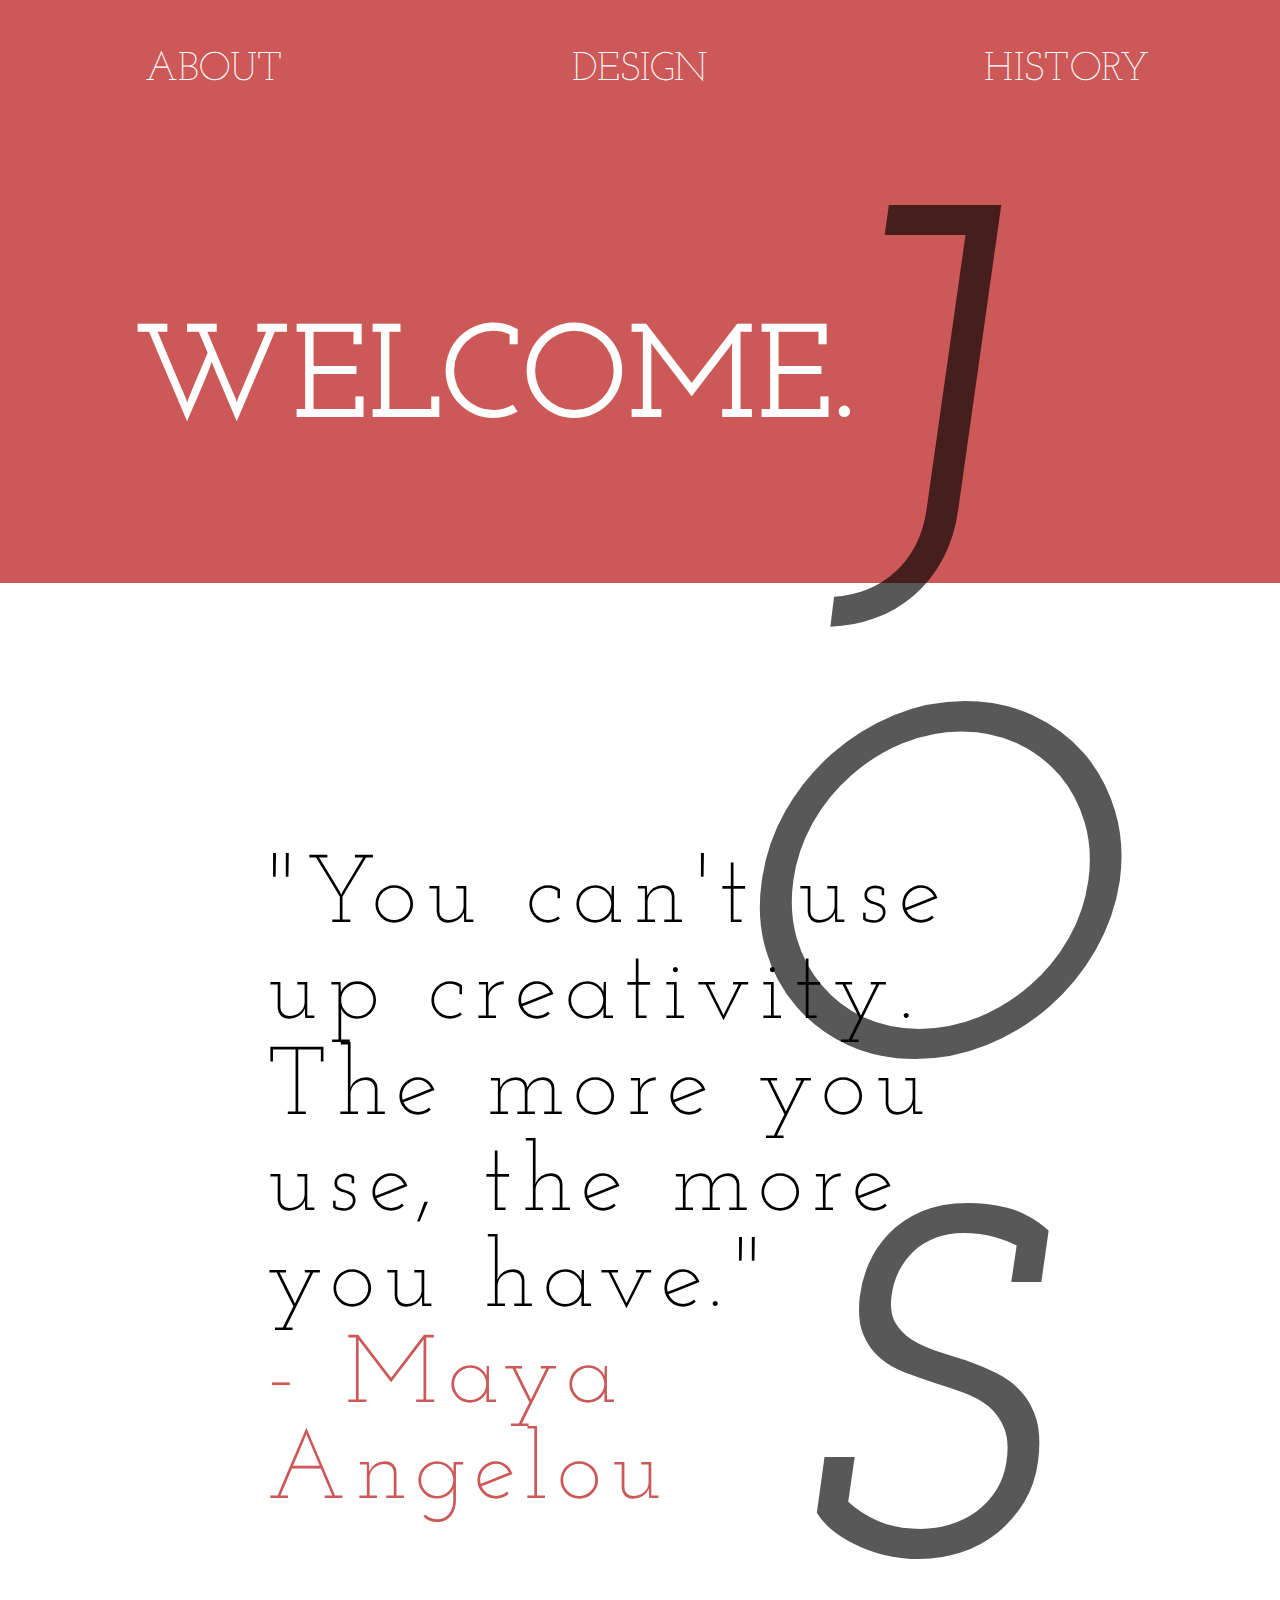
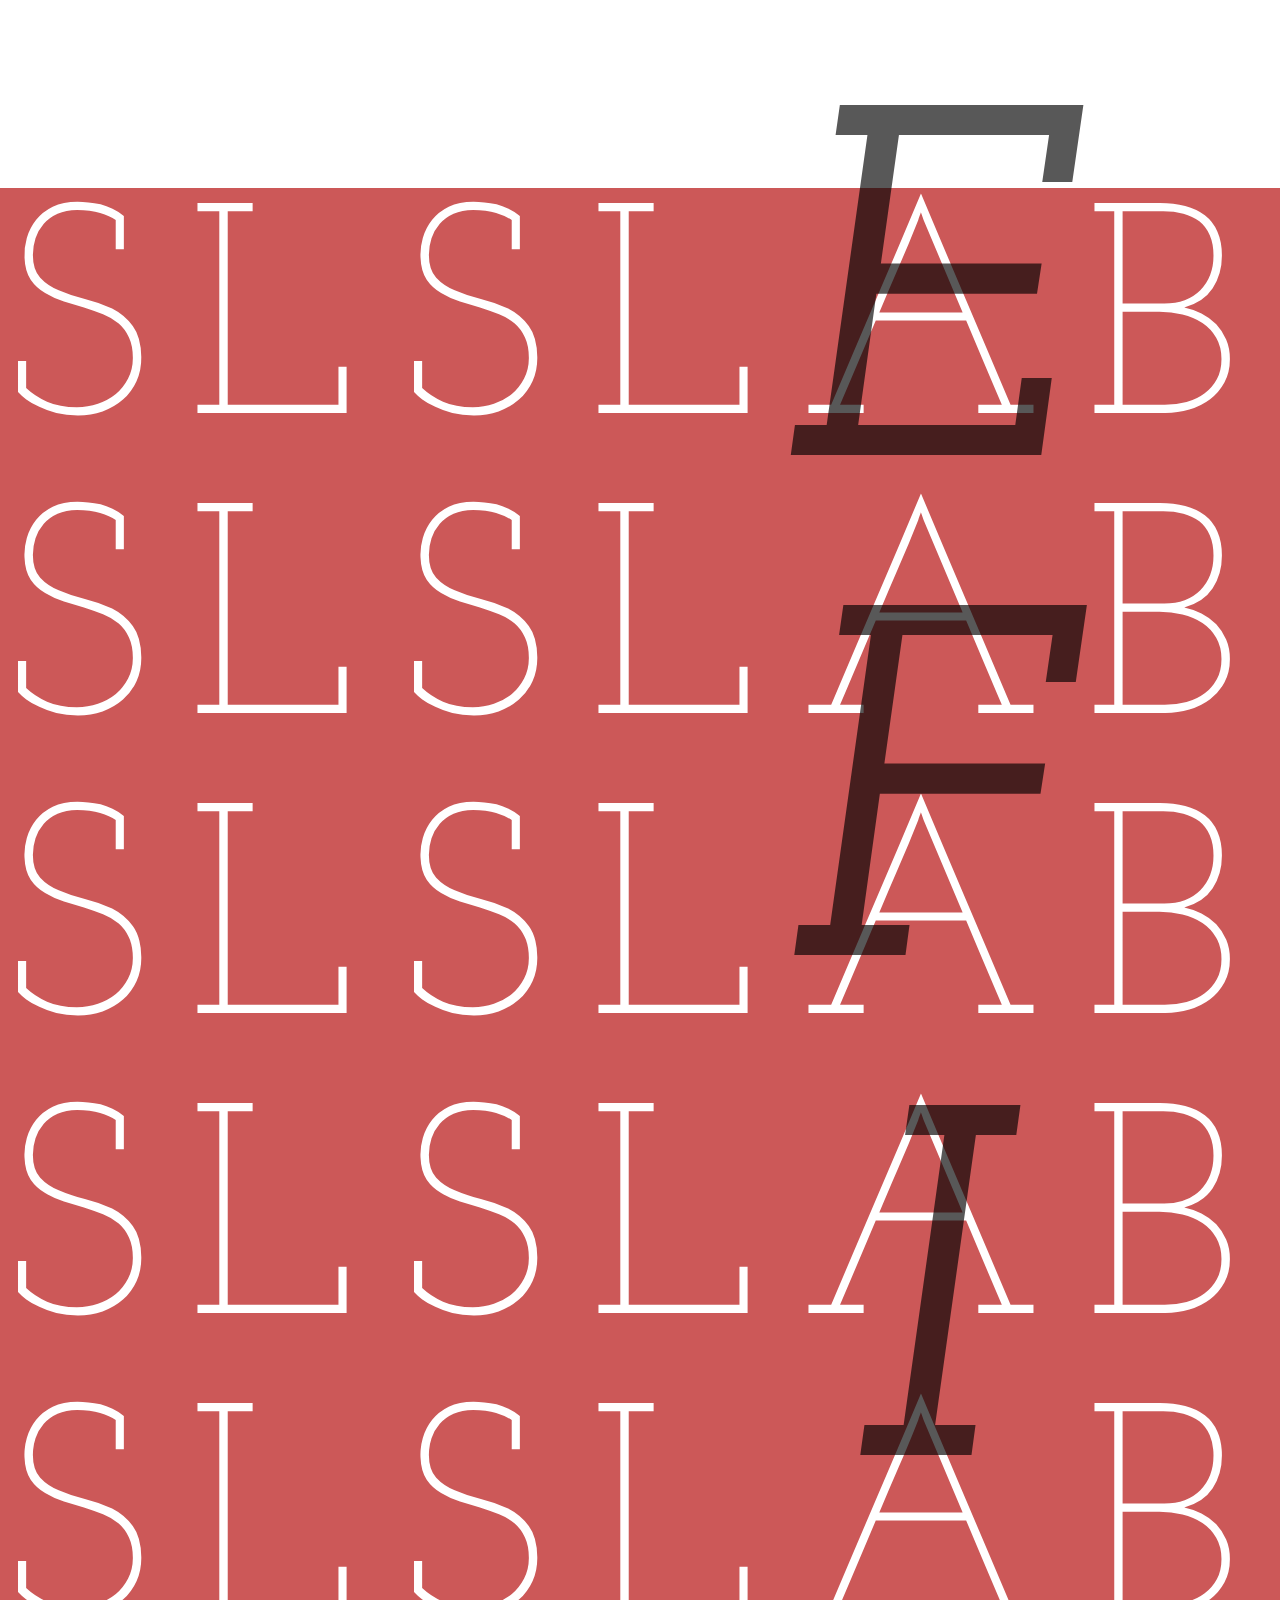
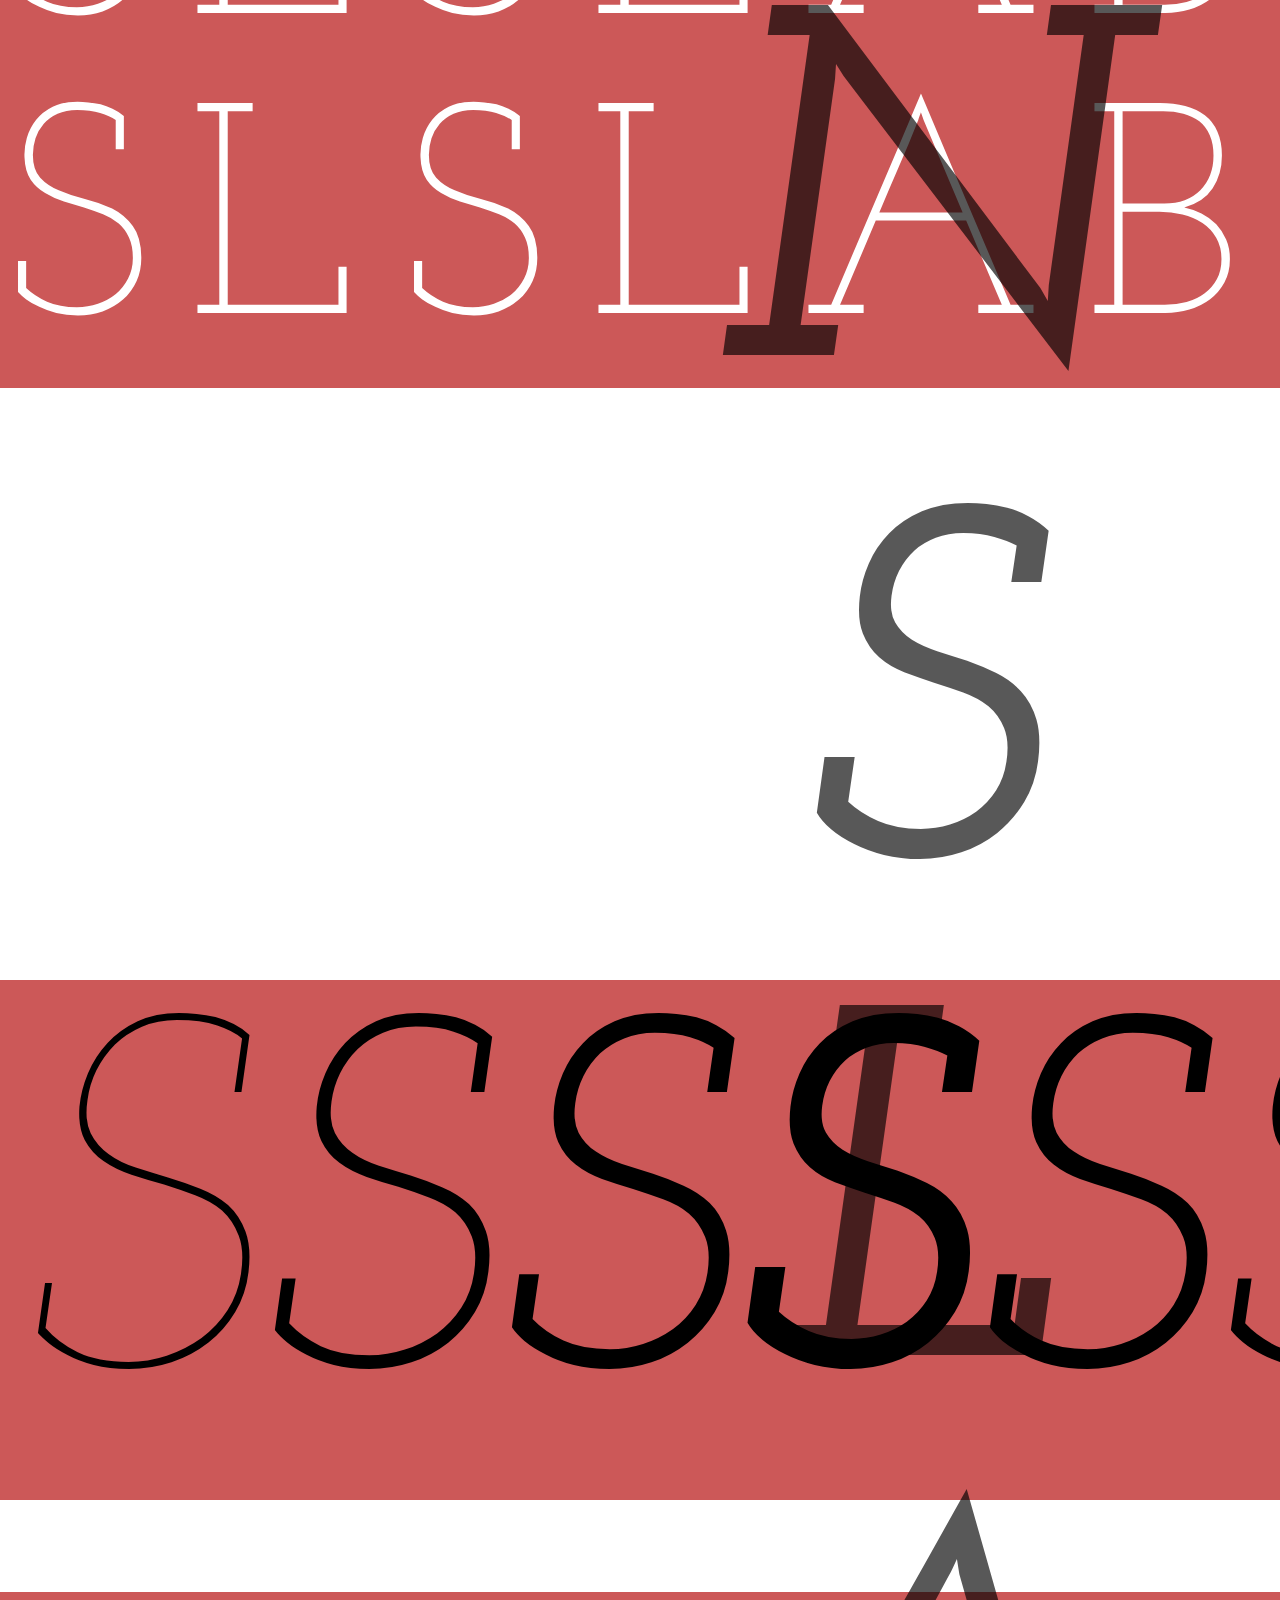
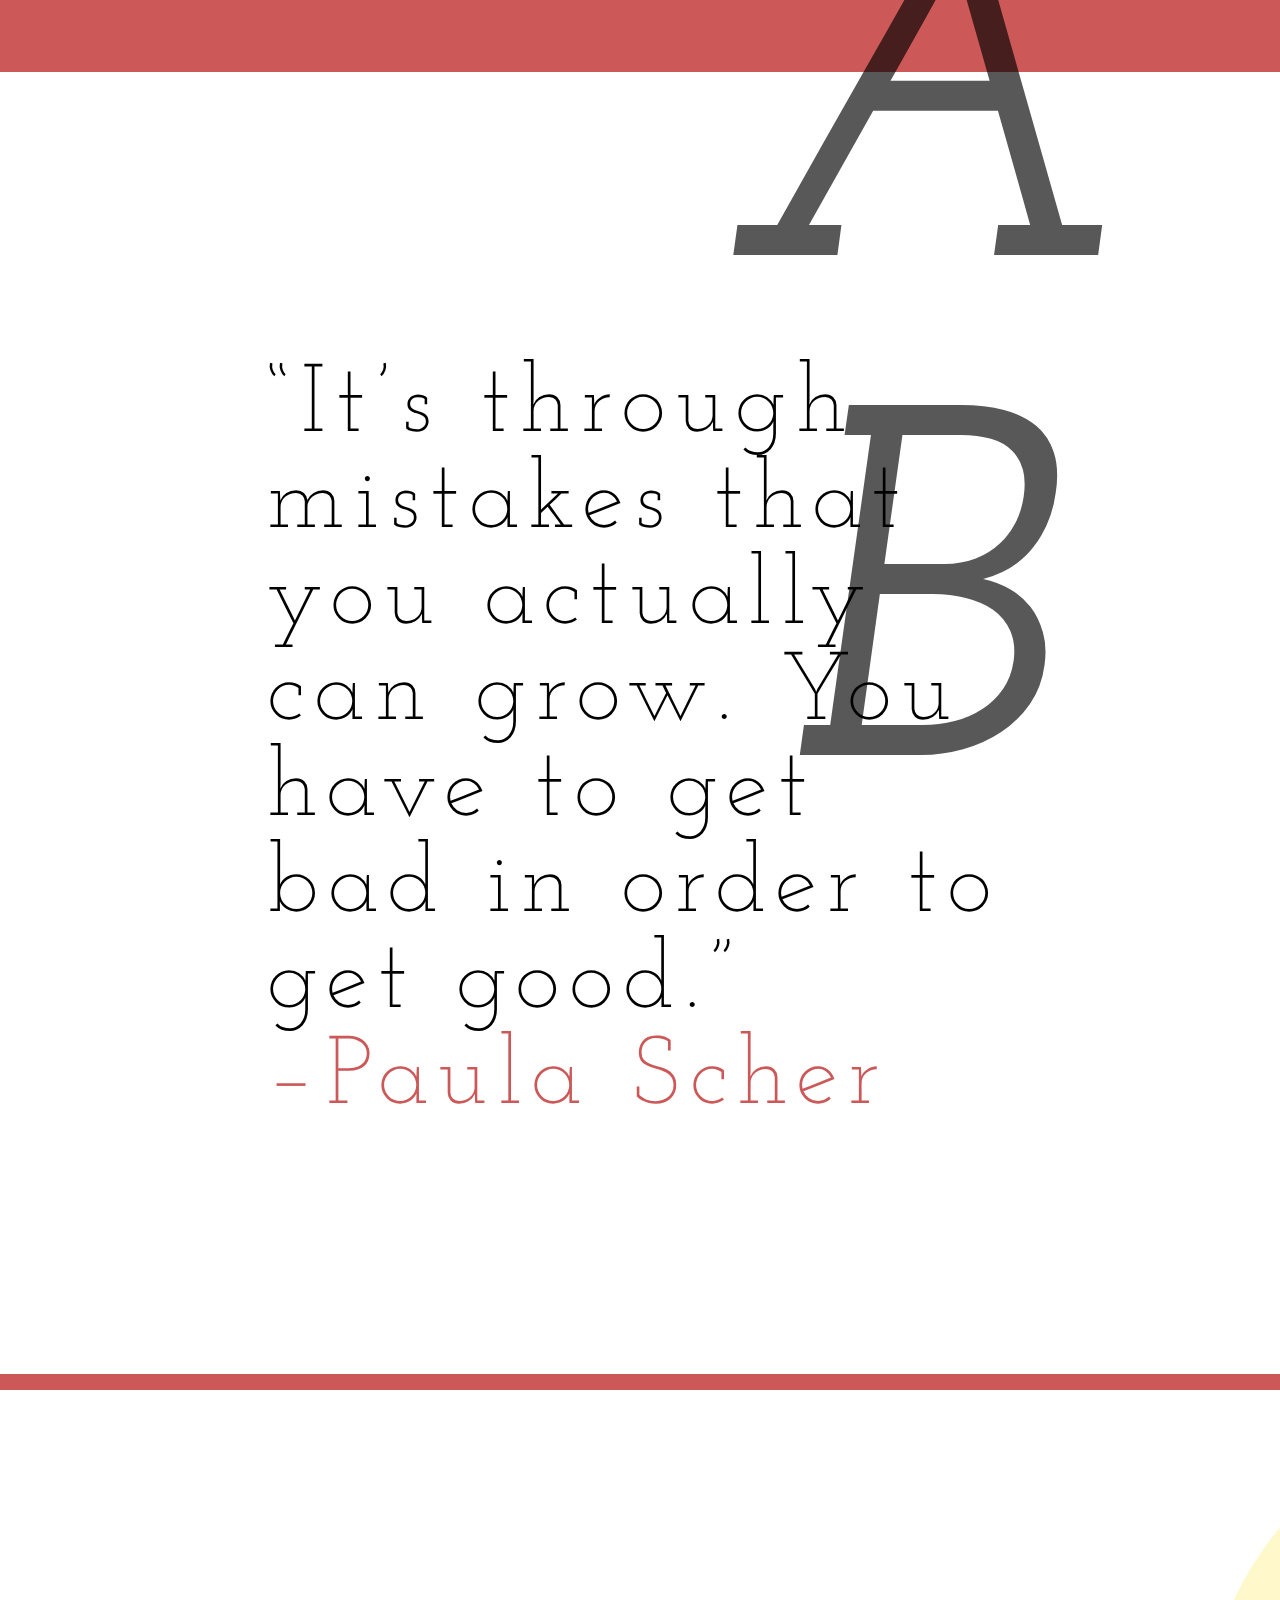
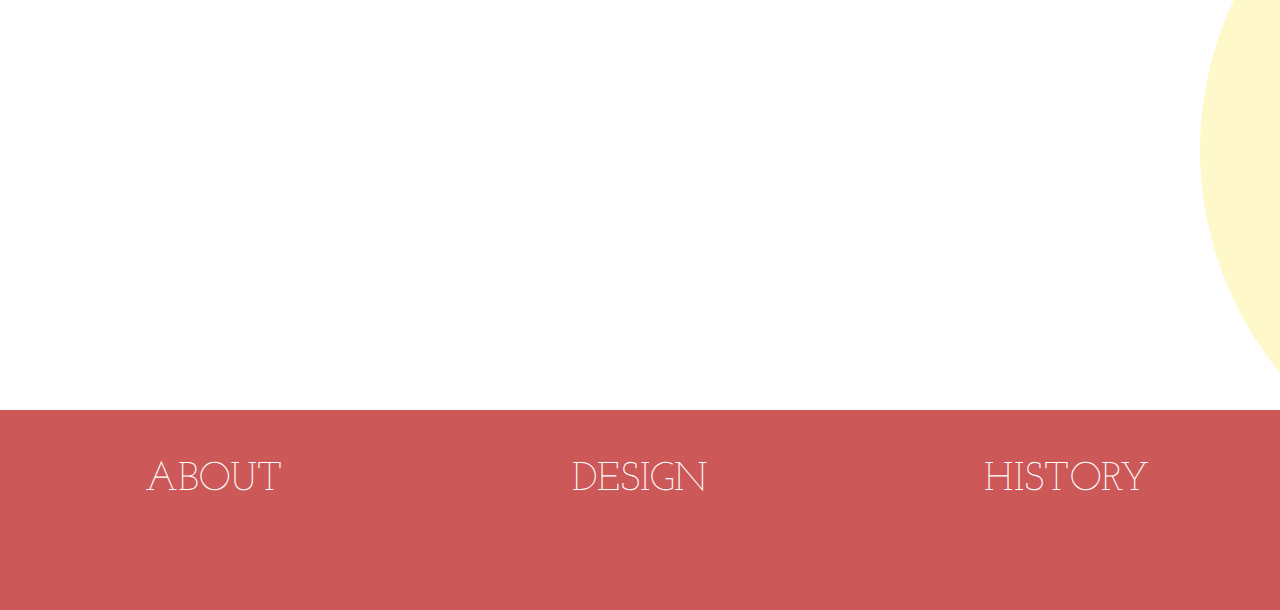
<file: index.html>
<!DOCTYPE html>

<html lang="en">

<head>
    <title>JOSEFIN SLAB</title>

    <link href="https://fonts.googleapis.com/css?family=Josefin+Slab:100,100i,300,300i,400,400i,600,600i,700,700i&display=swap" rel="stylesheet" type="text/css">
    
    <link rel="stylesheet" href="combined.css">

    <!-- END: Styles -->

</head>
    
    <!----- header ----->
    
    
<header class="row">
    
    <h2 class="column"><a href="history.html">HISTORY</a></h2>
    <h2 class="column"><a href="design.html">DESIGN</a></h2>
    <h2 class="column"><a href="about.html">ABOUT</a></h2>
    
    
</header>

    
<body style="overflow-x: hidden;">
    
    <!---artsy farsty stuff--->
    
    <span class="dot2"></span>
    
    <h1 class="circle">JOSEFIN<br><span style="color:white; font-weight:100;">SLAB</span></h1>
    
    <h1 class="bgtext">J<br>O<br>S<br>E<br>F<br>I<br>N<br>S<br>L<br>A<br>B</h1>
    
    
    <!---first container--->
    
    <div class="firstcontainer">
        <h1 class="welcome">WELCOME.</h1>
    </div>
    
      <!---second container--->
    
    <div class="secondcontainer">
        <p class="secondcontainer">"You can't use up creativity. The more you use, the more you have." <br/><span style= "color:#cc5858;">- Maya Angelou</span>
        </p>
    </div>
    
<!---third container--->
    
    <div class="thirdcontainer">
        <div class="column2">
            <h2 class="leftslab">SLAB<span style="color:#cc5858;">_</span><br>SLAB<br>SLAB<br>SLAB<br>SLAB<br>SLAB</h2>
            
        </div>
        <div class="column2">
         <h2 class="rightslab">SLAB<br>SLAB<br>SLAB<br>SLAB<br>SLAB<br>SLAB</h2>
            
        </div>
    </div>

<!---fourth container--->
    
    <div class="fourthcontainer">
        <br>
        <br>
        <br>
        <br>
        <br>
        <br>
        <br>
        <br>
        <br>
        <br>
        <br>
        <br>
        <br>
        <br>
        <br>
        <br>
        <br>
        <br>
        <br>
        <br>
        <br>
        <br>
        <br>
        <br>
        <br>
        <br>
        <br>
        <br>
        <br>
        <br>
        <br>
        <br>
        <br>
        <br>
        <br>
        <br>
        <br>
    </div>
    
 <!---fifth container--->
    <div class="fifthcontainer">
        <h1 class="fifthcontainer"><span style="font-weight:100;">S</span><span style="font-weight:300;">S</span><span style="font-weight:400;">S</span><span style="font-weight:600;">S</span><span style="font-weight:400;">S</span><span style="font-weight:300;">S</span><span style="font-weight:100;">S</span></h1>
    </div>
    
<!---sixth container--->
    
     <div class="fourthcontainer">
        <br>
        <br>
        <br>
        <br>
        <br>
        <br>
        <br>
    </div>
    
    
<!---seventh container--->  
    
    <div class="seventhcontainer">
        <br>
        <br>
        <br>
        <br>
        <br>
    </div>
    
<!---eighth container---> 
    
    <div class="secondcontainer">
        <p class="secondcontainer">“It’s through mistakes that you actually can grow. You have to get bad in order to get good.” <br/><span style= "color:#cc5858;">–Paula Scher</span>
        </p>
    </div>
    
<!---nineth container--->  
    
    <div class="seventhcontainer">
        <br>
    </div>
    
<!---tenth container--->
    
     <div class="tenthcontainer">
         <span class="dot3"></span> 
    </div>
    
  <!---footer--->   
    
    <footer class="row">
    
        <h2 class="column"><a href="history.html">HISTORY</a></h2>
        <h2 class="column"><a href="design.html">DESIGN</a></h2>
        <h2 class="column"><a href="about.html">ABOUT</a></h2>
        
    </footer>
    
</body>

</html>
</file>
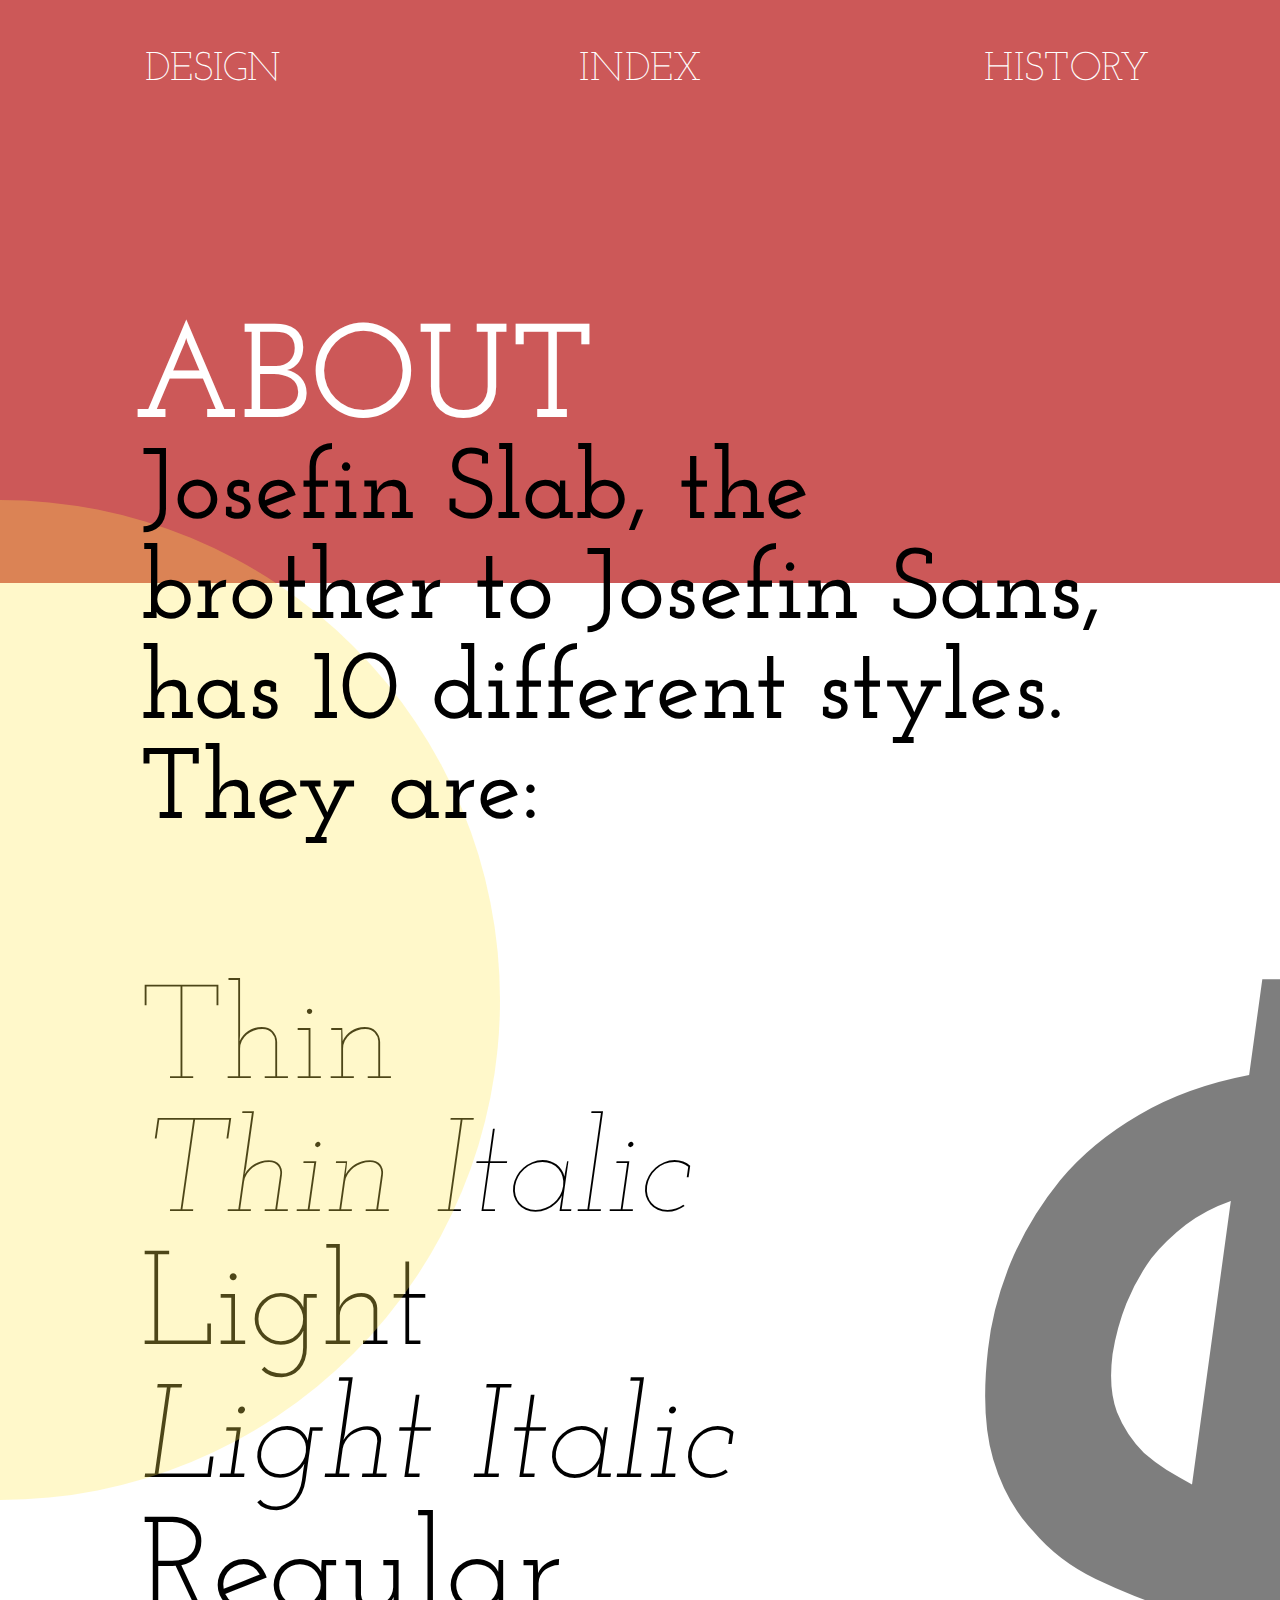
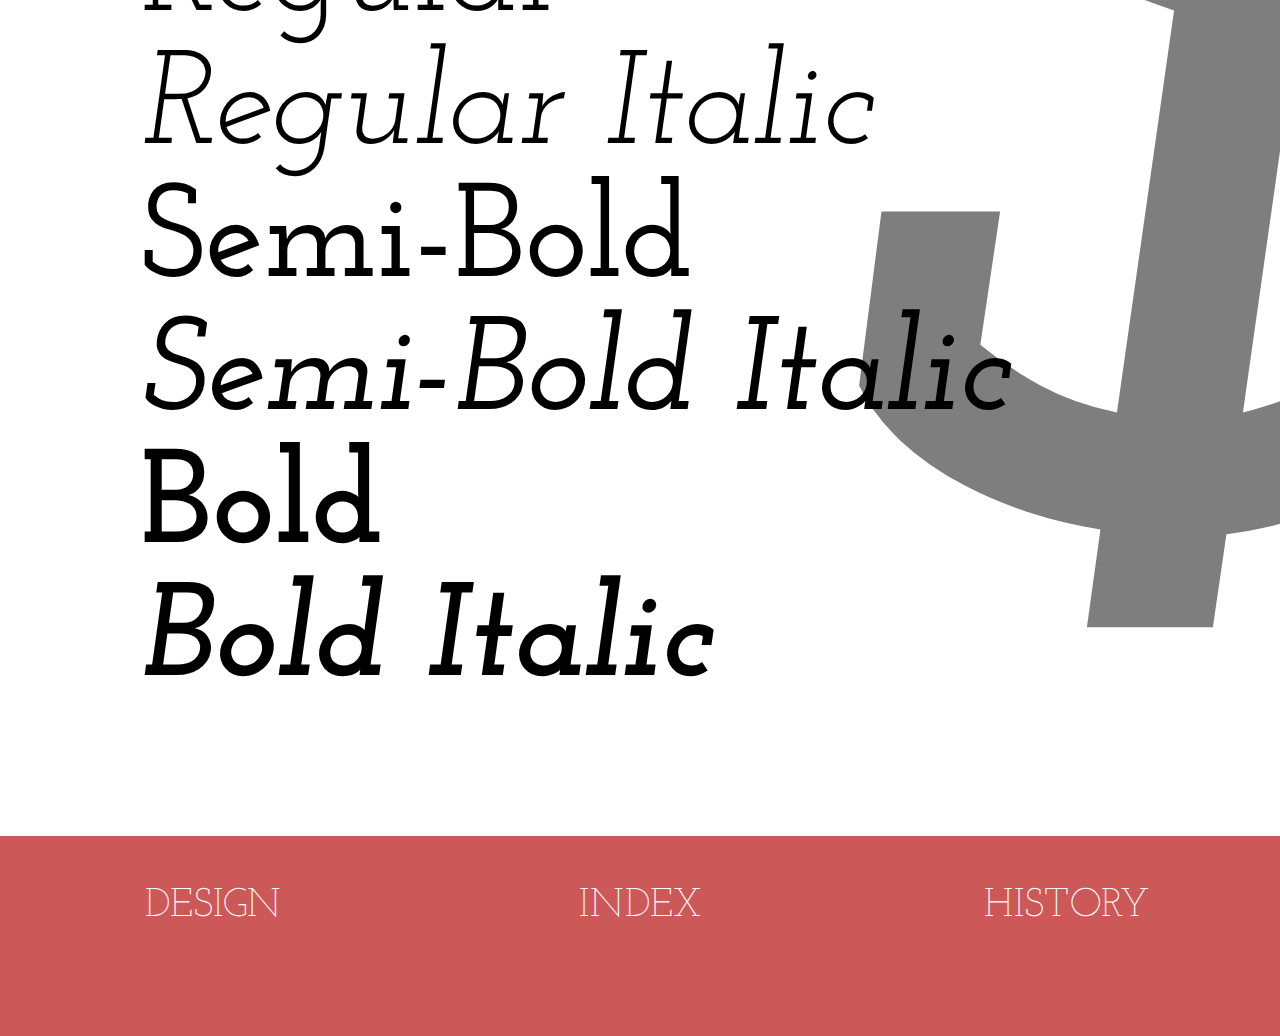
<file: about.html>
<!DOCTYPE html>

<html lang="en">

<head>
    <title>JOSEFIN SLAB</title>

    <link href="https://fonts.googleapis.com/css?family=Josefin+Slab:100,100i,300,300i,400,400i,600,600i,700,700i&display=swap" rel="stylesheet" type="text/css">
    
    <link rel="stylesheet" href="combined.css">

    <!-- END: Styles -->

</head>
    
    <!----- header ----->
    
    
<header class="row">
    
    <h2 class="column"><a href="history.html">HISTORY</a></h2>
    <h2 class="column"><a href="index.html">INDEX</a></h2>
    <h2 class="column"><a href="design.html">DESIGN</a></h2>
    
    
    
</header>
    
    
     <!---first container--->
    
<body style="overflow-x: hidden;">
    <div class="firstcontainer">
        <h1 class="welcome">ABOUT</h1>
    </div>
    
    
    
    <span class="dot"></span>
        
    <h3 class="money">$</h3>
    
    
    
    
    
    
    <div class="aboutcontainer">
        <p class="aboutcontainer">Josefin Slab, the brother to Josefin Sans, has 10 different styles. They are:
        </p>
    </div>
    
       
    
    <div class="aboutcontainer2">
         
        <p><span style="font-weight:100">Thin<br></span>
            <span style="font-weight:100" class="i">Thin Italic<br></span>
            <span style="font-weight:300">Light<br></span>
            <span style="font-weight:300" class="i">Light Italic<br></span>
            <span style="font-weight:400">Regular<br></span>
            <span style="font-weight:400" class="i">Regular Italic<br></span>
            <span style="font-weight:600">Semi-Bold<br></span>
            <span style="font-weight:600" class="i">Semi-Bold Italic<br></span>
            <span style="font-weight:700">Bold<br></span>
            <span style="font-weight:700" class="i">Bold Italic<br></span>
        </p>
        <br>
        
    </div>
    
    
    
   

        <!----- footer ----->
    
    
<footer class="row">
    
  <h2 class="column"><a href="history.html">HISTORY</a></h2>
    <h2 class="column"><a href="index.html">INDEX</a></h2>
    <h2 class="column"><a href="design.html">DESIGN</a></h2>
</footer>
        
</body>

</html>
</file>
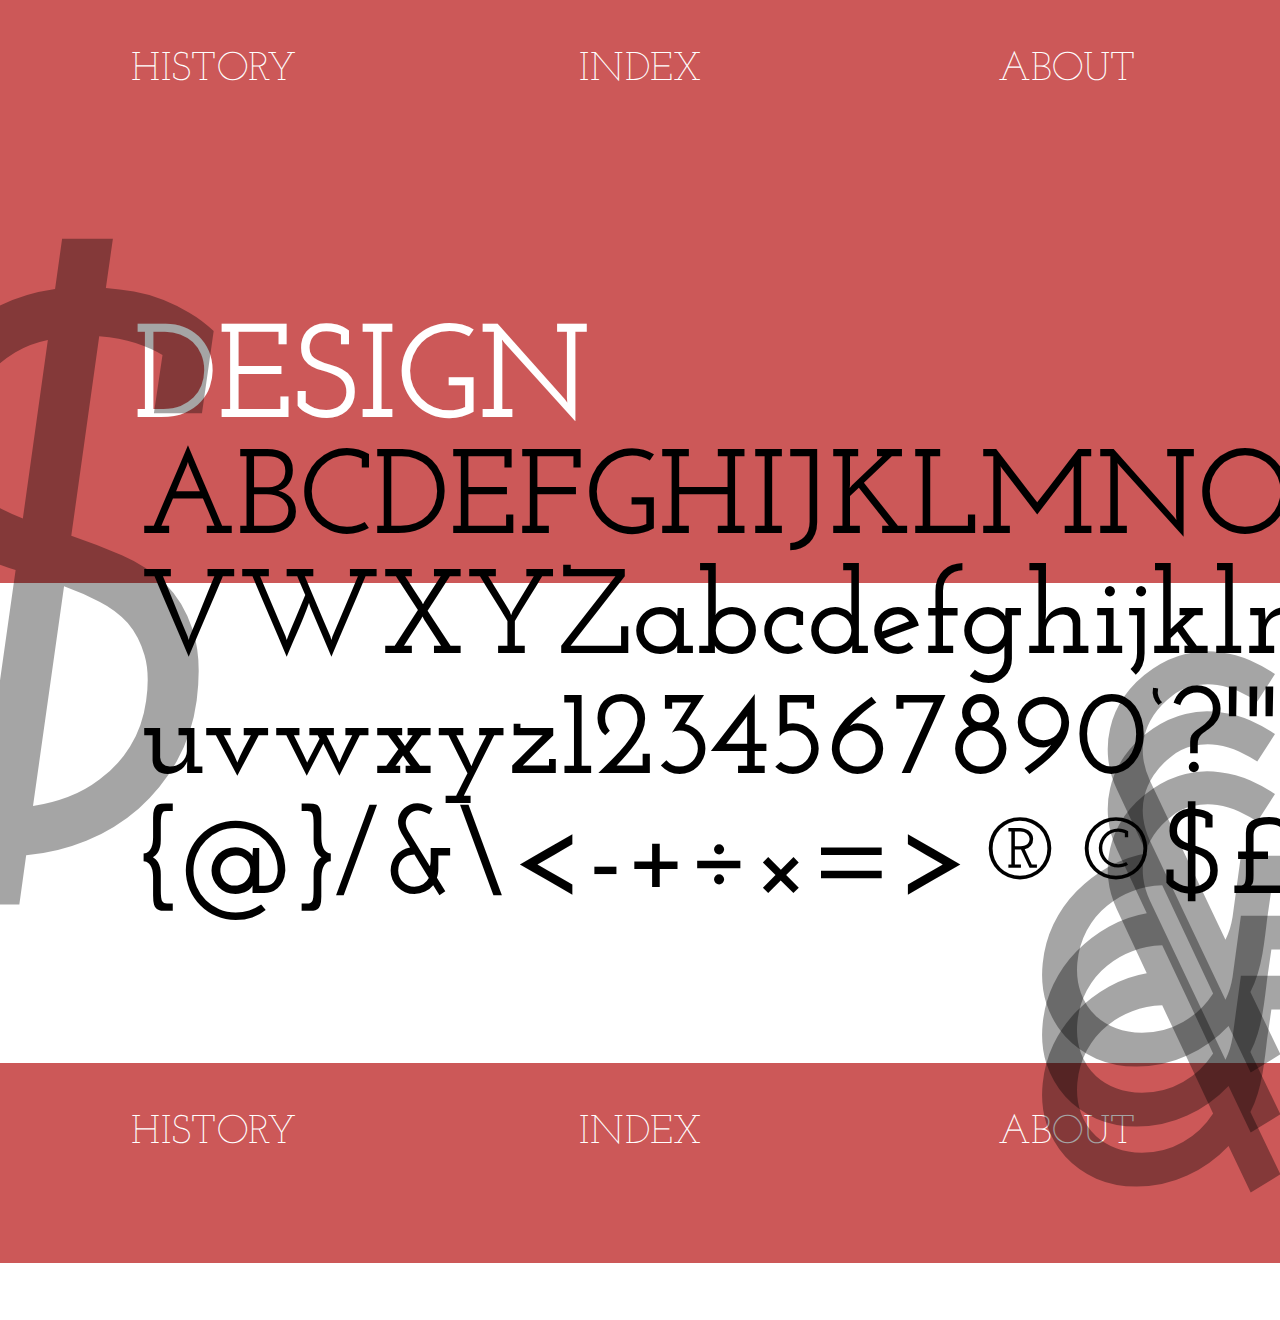
<file: design.html>
<!DOCTYPE html>

<html lang="en">

<head>
    <title>JOSEFIN SLAB</title>

    <link href="https://fonts.googleapis.com/css?family=Josefin+Slab:100,100i,300,300i,400,400i,600,600i,700,700i&display=swap" rel="stylesheet" type="text/css">
    
    <link rel="stylesheet" href="combined.css">

    <!-- END: Styles -->

</head>
    
    <!----- header ----->
    
    
<header class="row">
    
    <h2 class="column"><a href="about.html">ABOUT</a></h2>
    <h2 class="column"><a href="index.html">INDEX</a></h2>
    <h2 class="column"><a href="history.html">HISTORY</a></h2>
    
    
    
</header>
    
    
     <!---first container--->
    
<body style="overflow-x: hidden;">
    <div class="firstcontainer">
        <h1 class="welcome">DESIGN</h1>

    </div>
    
    <div>
    <span class="dot2"></span>
       
    </div>
    
    
     <!---artsy farsty stuff--->
    
    <h1 class="money2">$</h1>
    
    
    <h1 class="percent">%</h1>
    
    <h1 class="hashtag">#</h1>
    <h1 class="hashtag2">#</h1>
    <h1 class="hashtag3">#</h1>
    
    <h1 class="and1">&</h1>
    <h1 class="and2">&</h1>
    <h1 class="and3">&</h1>
    
    
    
    
    <div class="designcontainer">
        
        <p class="designcontainer">ABCDEFGHIJKLMNOPQRSTU<br>VWXYZabcdefghijklmnopqrst<br>uvwxyz1234567890‘?'"!"(%)[#]{@}/&\<-+÷×=>®©$£¥¢:;,.*
        </p>
    </div>
    
<div>
    
    </div>
    
   

        <!----- footer ----->
    
    
<footer class="row">
    
    <h2 class="column"><a href="about.html">ABOUT</a></h2>
    <h2 class="column"><a href="index.html">INDEX</a></h2>
    <h2 class="column"><a href="history.html">HISTORY</a></h2>
</footer>
        
</body>

</html>
</file>
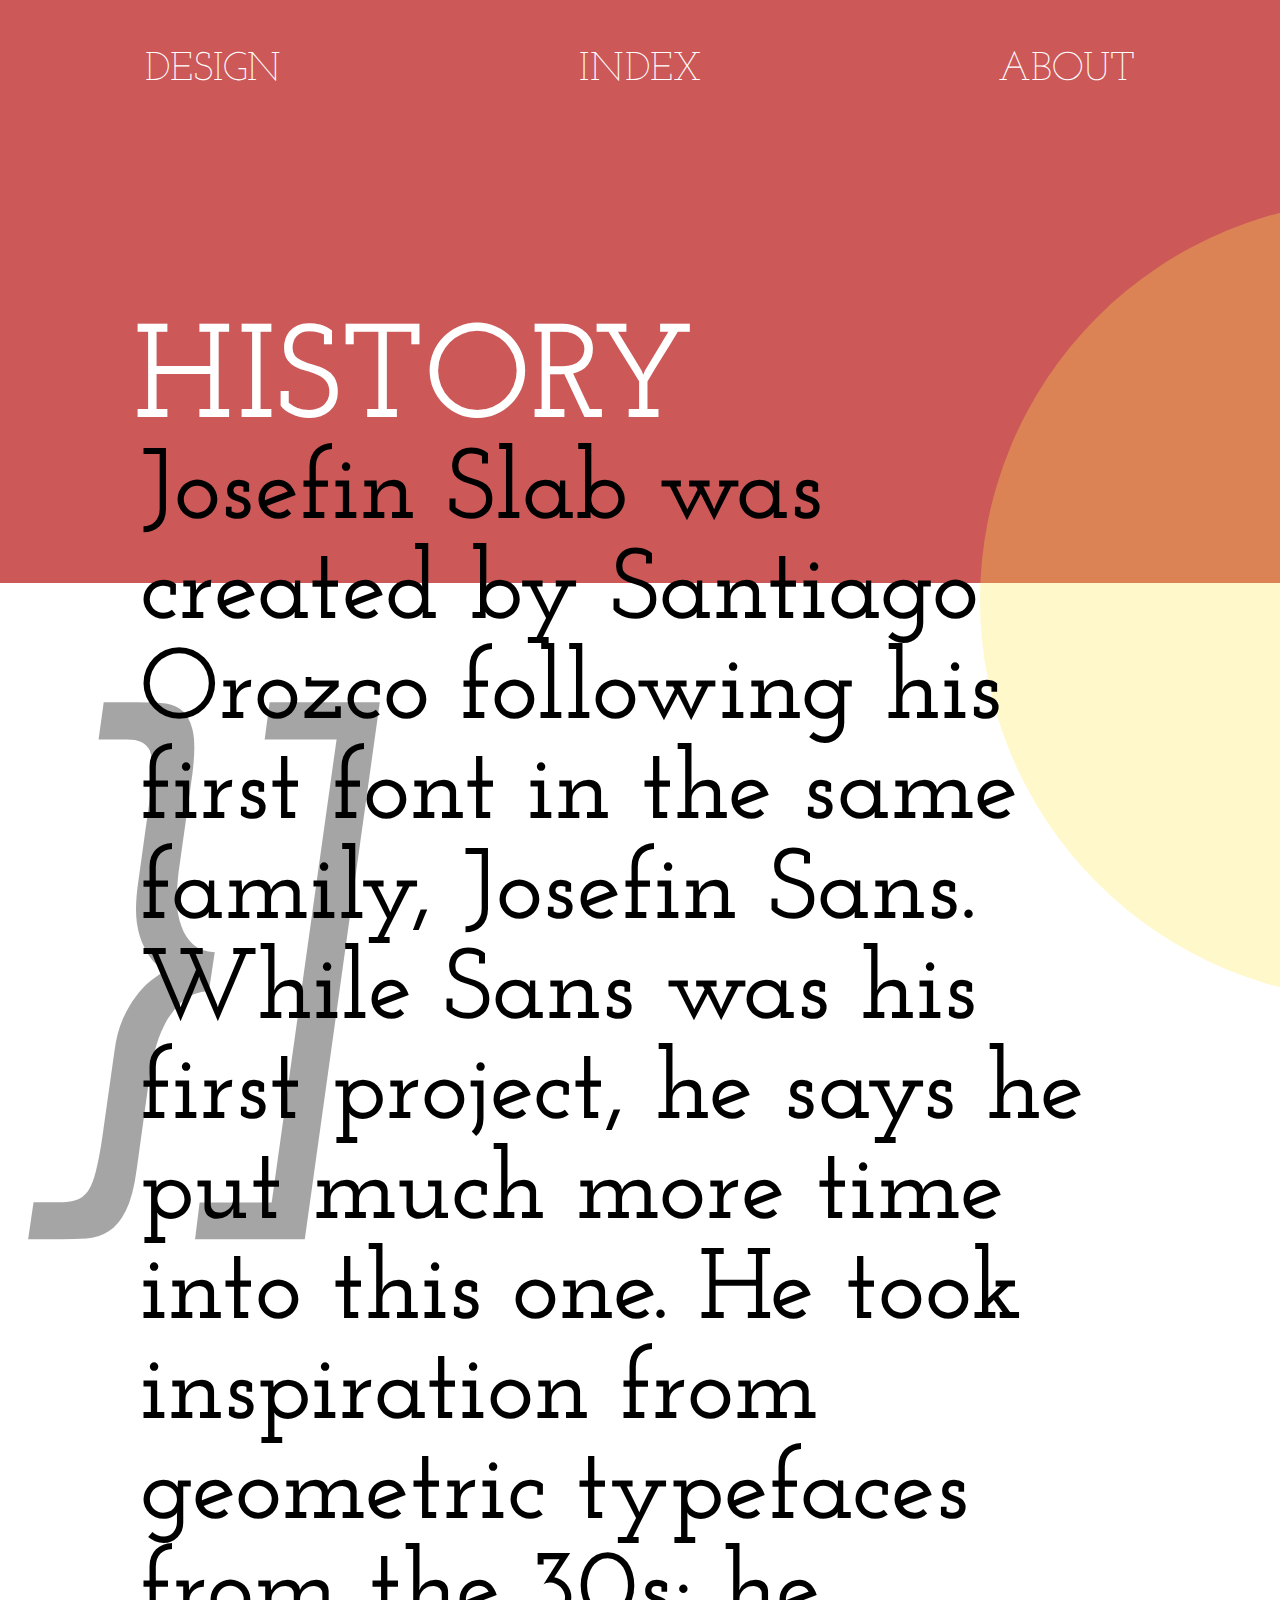
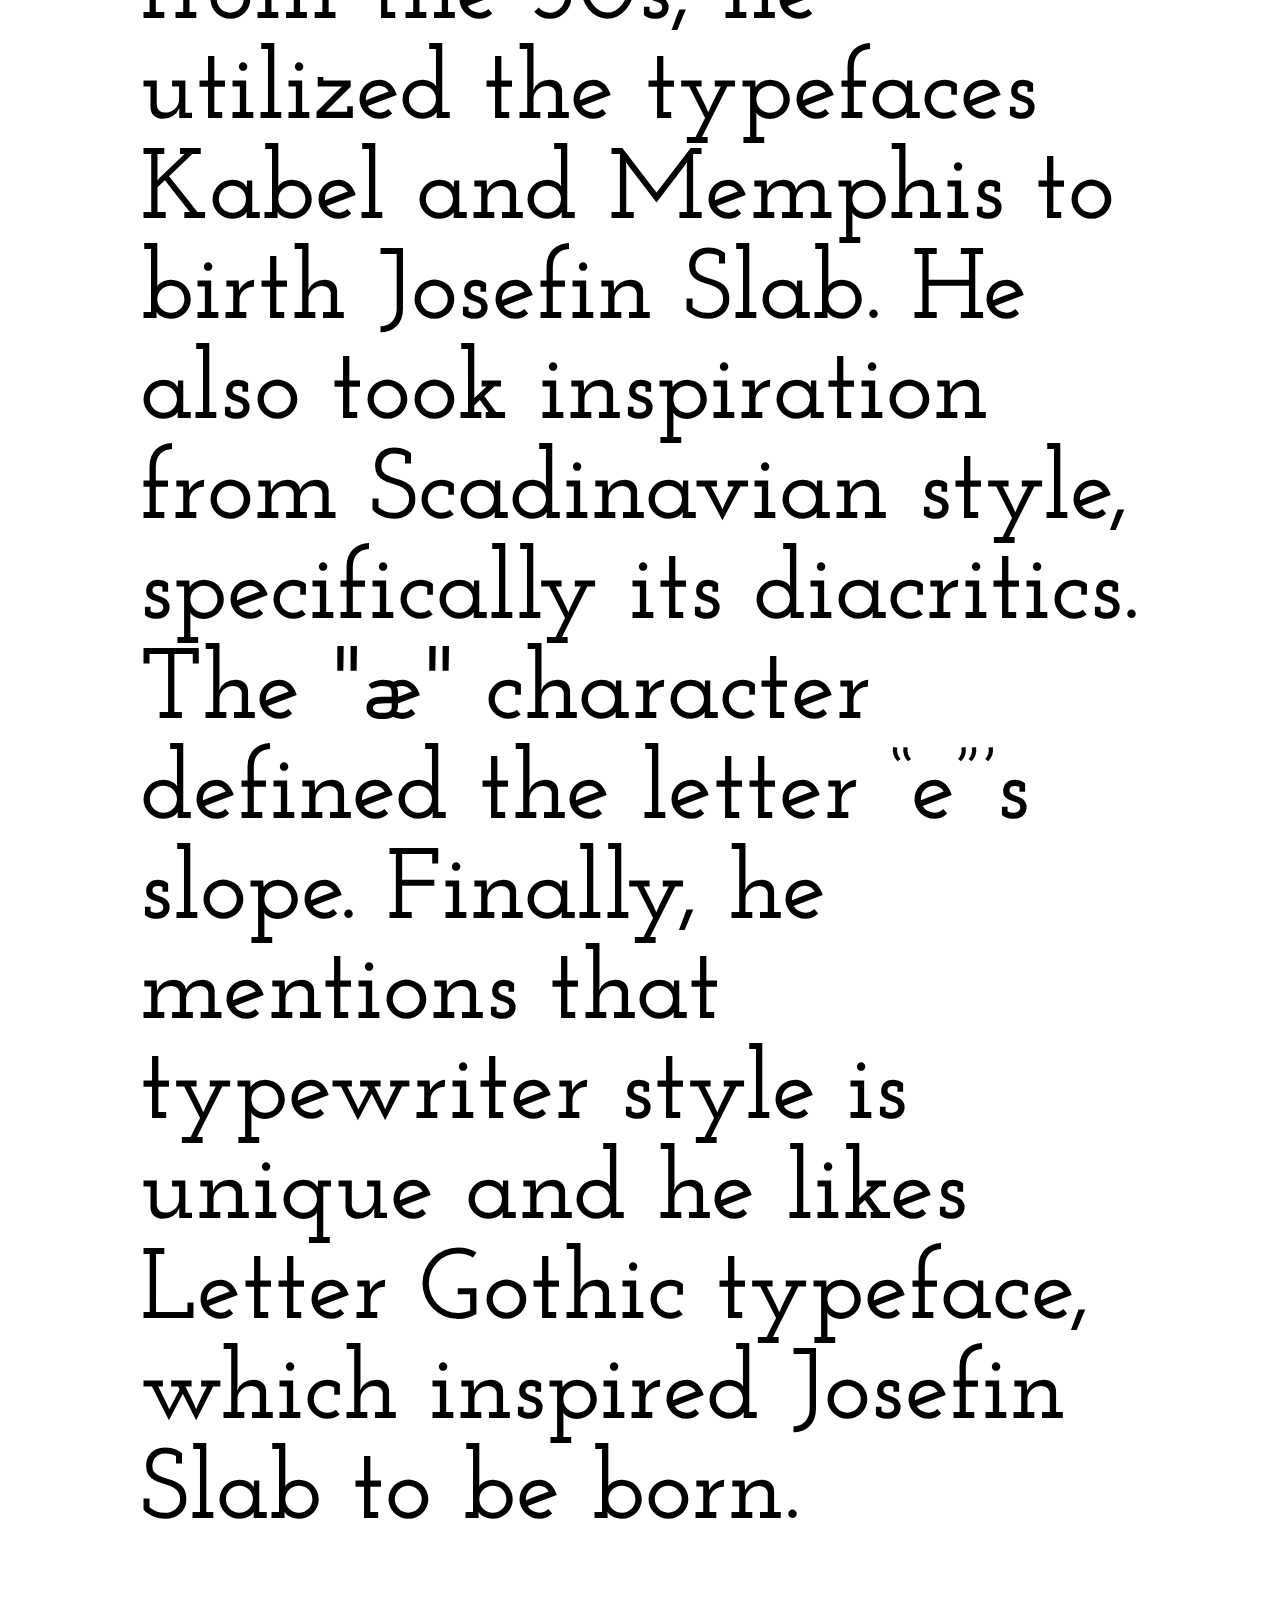
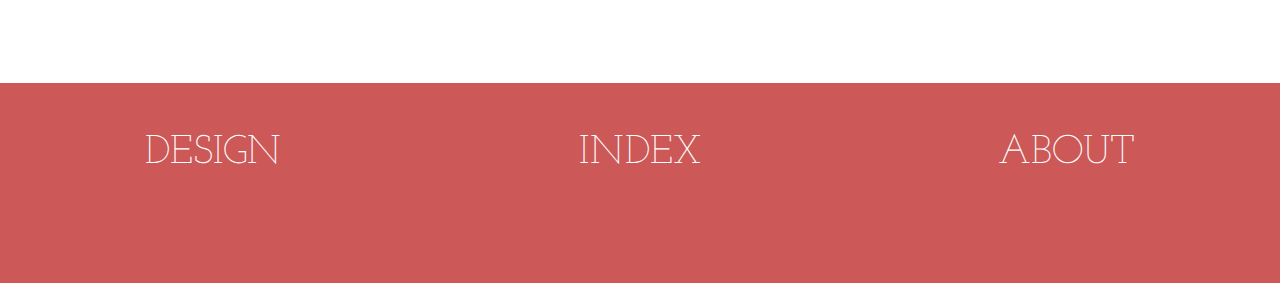
<file: history.html>
<!DOCTYPE html>

<html lang="en">

<head>
    <title>JOSEFIN SLAB</title>

    <link href="https://fonts.googleapis.com/css?family=Josefin+Slab:100,100i,300,300i,400,400i,600,600i,700,700i&display=swap" rel="stylesheet" type="text/css">
    
    <link rel="stylesheet" href="combined.css">

    <!-- END: Styles -->

</head>
    
    <!----- header ----->
    
    
<header class="row">
    
    <h2 class="column"><a href="about.html">ABOUT</a></h2>
    <h2 class="column"><a href="index.html">INDEX</a></h2>
    <h2 class="column"><a href="design.html">DESIGN</a></h2>
    
    
    
</header>
    
    
     <!---first container--->
    
<body style="overflow-x: hidden;">
    <div class="firstcontainer">
        <h1 class="welcome">HISTORY</h1>

    </div>
    
    <div>
    <span class="dot1"></span>
       
    </div>
    
     <h1 class="pt1">[{</h1>
        <h1 class="pt2">}]</h1>
    
    <div class="historycontainer">
        
        <p class="historycontainer">Josefin Slab was created by Santiago Orozco following his first font in the same family, Josefin Sans. While Sans was his first project, he says he put much more time into this one. He took inspiration from geometric typefaces from the 30s; he utilized the typefaces Kabel and Memphis to birth Josefin Slab. He also took inspiration from Scadinavian style, specifically its diacritics. The "æ" character defined the letter “e”’s slope. Finally, he mentions that typewriter style is unique and he likes Letter Gothic typeface, which inspired Josefin Slab to be born.
        </p>
    </div>
    
<div>
    
    </div>
    
   

        <!----- footer ----->
    
    
<footer class="row">
    
    <h2 class="column"><a href="about.html">ABOUT</a></h2>
    <h2 class="column"><a href="index.html">INDEX</a></h2>
    <h2 class="column"><a href="design.html">DESIGN</a></h2>
</footer>
        
</body>

</html>
</file>
<file: combined.css>
html, body, div, span, applet, object, iframe,
h1, h2, h3, h4, h5, h6, p, blockquote, pre,
a, abbr, acronym, address, big, cite, code,
del, dfn, em, img, ins, kbd, q, s, samp,
small, strike, strong, sub, sup, tt, var,
b, u, i, center,
dl, dt, dd, ol, ul, li,
fieldset, form, label, legend,
table, caption, tbody, tfoot, thead, tr, th, td,
article, aside, canvas, details, embed, 
figure, figcaption, footer, header, hgroup, 
menu, nav, output, ruby, section, summary,
time, mark, audio, video {
	margin: 0;
	padding: 0;
	border: 0;
	vertical-align: baseline;
}

HTML {
    font-family: 'Josefin Slab', serif;
   /* background: #cc5858;
    */
}


/*header*/


}
a {
    text-decoration: none;
    color:white;
    
}

a:link {
    text-decoration: none;
    color:white;
}

a:visited {
    text-decoration: none;
    color:white;
}

a:hover {
    text-decoration: none;
    color:black;
}

header,
h2,
footer,
.row {
    background: #cc5858;
    font-weight:300;
    font-size: 30pt;
    color:white;
    
}

header,
footer {
    padding-top: 50px;
    
}

footer{
    padding-bottom: 150px;
    z-index:2;
}

.column {
  float:right;
  width: 33.33%;
text-align:center;
    display:block;
}


/*first container*/


}

.firstcontainer {
    background: #cc5858;
    overflow:hidden;
    
}
h1 {
    font-size:100pt;
    font-weight:600;
    padding: 100pt;
}

.welcome {
    color: white;
    padding-top:200pt;
    background-color: #cc5858;
}

.secondcontainer {
    font-size:72pt;
    font-weight:300;
    display:block;
    margin:auto, -10pt;
    padding: 100pt 100pt;
    background: white;
    overflow:hidden;
     letter-spacing:10px;
    
}

.thirdcontainer {
    background-color:#cc5858;
    content: "";
  display: table;
  clear: both;
}

.fourthcontainer{
    background-color:white;
    display:block;
    overflow:hidden;
}

.fifthcontainer{
    background-color:#cc5858;
    padding:5px;
    font-style:italic;
    font-size: 500px;
    text-align:center;
}

.seventhcontainer{
    background-color:#cc5858;
    position:relative;
    bottom:20px;
    z-index:0;
}

.tenthcontainer{
    background-color:white;
    overflow:hidden;
    height:600px;
}

.column2 {
    float:left;
    width: 50%;
}

.leftslab:hover,
.rightslab:hover {
  font-weight:600;
}

.leftslab{
    font-size:300px;
    float:left;
    letter-spacing: 35px;
}

.rightslab{
    font-size:300px;
    float:right;
    letter-spacing: 40px;
}

.aboutcontainer,
.historycontainer {
    font-size:75pt;
    font-weight:600;
    display: inline-block;
    position: relative;
    top: -70px;
    width: auto;
    padding-left: 70px;
    padding-right: 70px;
    
}

.designcontainer{
    font-size:90pt;
    font-weight:600;
    display: inline-block;
    position: relative;
    top: -70px;
    width: auto;
    padding-left: 70px;
    padding-right: 70px;
}

.dot {
  height: 1000px;
  width: 1000px;
  background-color: #ffe84f;
  border-radius: 50%;
  position:absolute;
    left: -500px;
    top: 500px;
    opacity:30%;
}

.dot1 {
    height: 800px;
  width: 800px;
  background-color: #ffe84f;
  border-radius: 50%;
  position:absolute;
    right: -500px;
    top: 200px;
    opacity:30%;  
}

.dot2 {
    height:400px;
    width: 400px;
    border-radius: 50%;
    position: absolute;
    background-color:#ffe84f;
    opacity: 30%;
    left: 1450px;
    top: 350px;
}

.dot3 {
    height:700px;
    width:700px;
    border-radius: 50%;
    position:absolute;
    background-color:#ffe84f;
    opacity: 30%;
   left: 1200px;
    bottom:-6000px;
    
}

.circle {
    position:absolute;
    left:1480px;
    top:500px;
    font-size: 90px;
    line-height: 30px;
    padding:0px;
    
}

.bgtext {
    font-size:500px;
    position:absolute;
    opacity: 65%;
    font-style: italic;
    top:100px;
    margin-top:-10px;
    padding-top:90px;
    left: 570px;
    text-align:center;
    z-index:1;
}

.aboutcontainer2 {
    overflow:hidden;
    font-size: 100pt;
    padding-left: 150px;
    background: white;
    margin:-10px;
    padding-top:5px;
    padding-bottom:5px;
    margin-right: 0px; 
}


.money {
    opacity: 50%;
    font-weight:800;
    display:block;
    font-style:italic;
    font-size: 1500px;
    position:absolute;
    right:-450px;
    top: 1000px;
    margin: 0px;
    padding: 0px;
    
}

.i {
    font-style:italic;
}

.pt1,
.pt2,
.money2,
.and,
.percent,
.and1,
.and2,
.and3,
.hashtag,
.hashtag2,
.hashtag3 {
    position:absolute;
    display:block;
    font-style:italic;
    opacity: 35%;
}

.pt1 {
    top:250px;
    left: 1300px;
    font-size: 300px;
}

.pt2 {
    font-size: 600px;
    top:700px;
    margin: 0px;
    padding:0px;
}

.money2 {
    font-size:800px;
  margin:0px;
    padding:0px;
    top:250px;
    left:-150px;
    
}

.percent {
    font-size: 900px;
   bottom: 70px;
    left:1200px;
     margin: 0px;
    padding:0px;
    content:25px;
}

.hashtag,
.hashtag2,
.hashtag3,
.and1,
.and2,
.and3 {
    font-size: 550px;
     margin: 0px;
    padding:0px;
    line-height: 70px;
    
}

.hashtag {
     bottom: -60px;
    left:1535px;
}
.hashtag2 {
     bottom: -120px;
    left:1500px;
}
.hashtag3 {
     bottom: -180px;
    left:1470px;
}

.and1 {
    bottom: -60px;
    left: 1000px;
}

.and2 {
    bottom: -120px;
    left:1000px;
}

.and3 {
    bottom: -180px;
    left:1000px;
}
</file>
